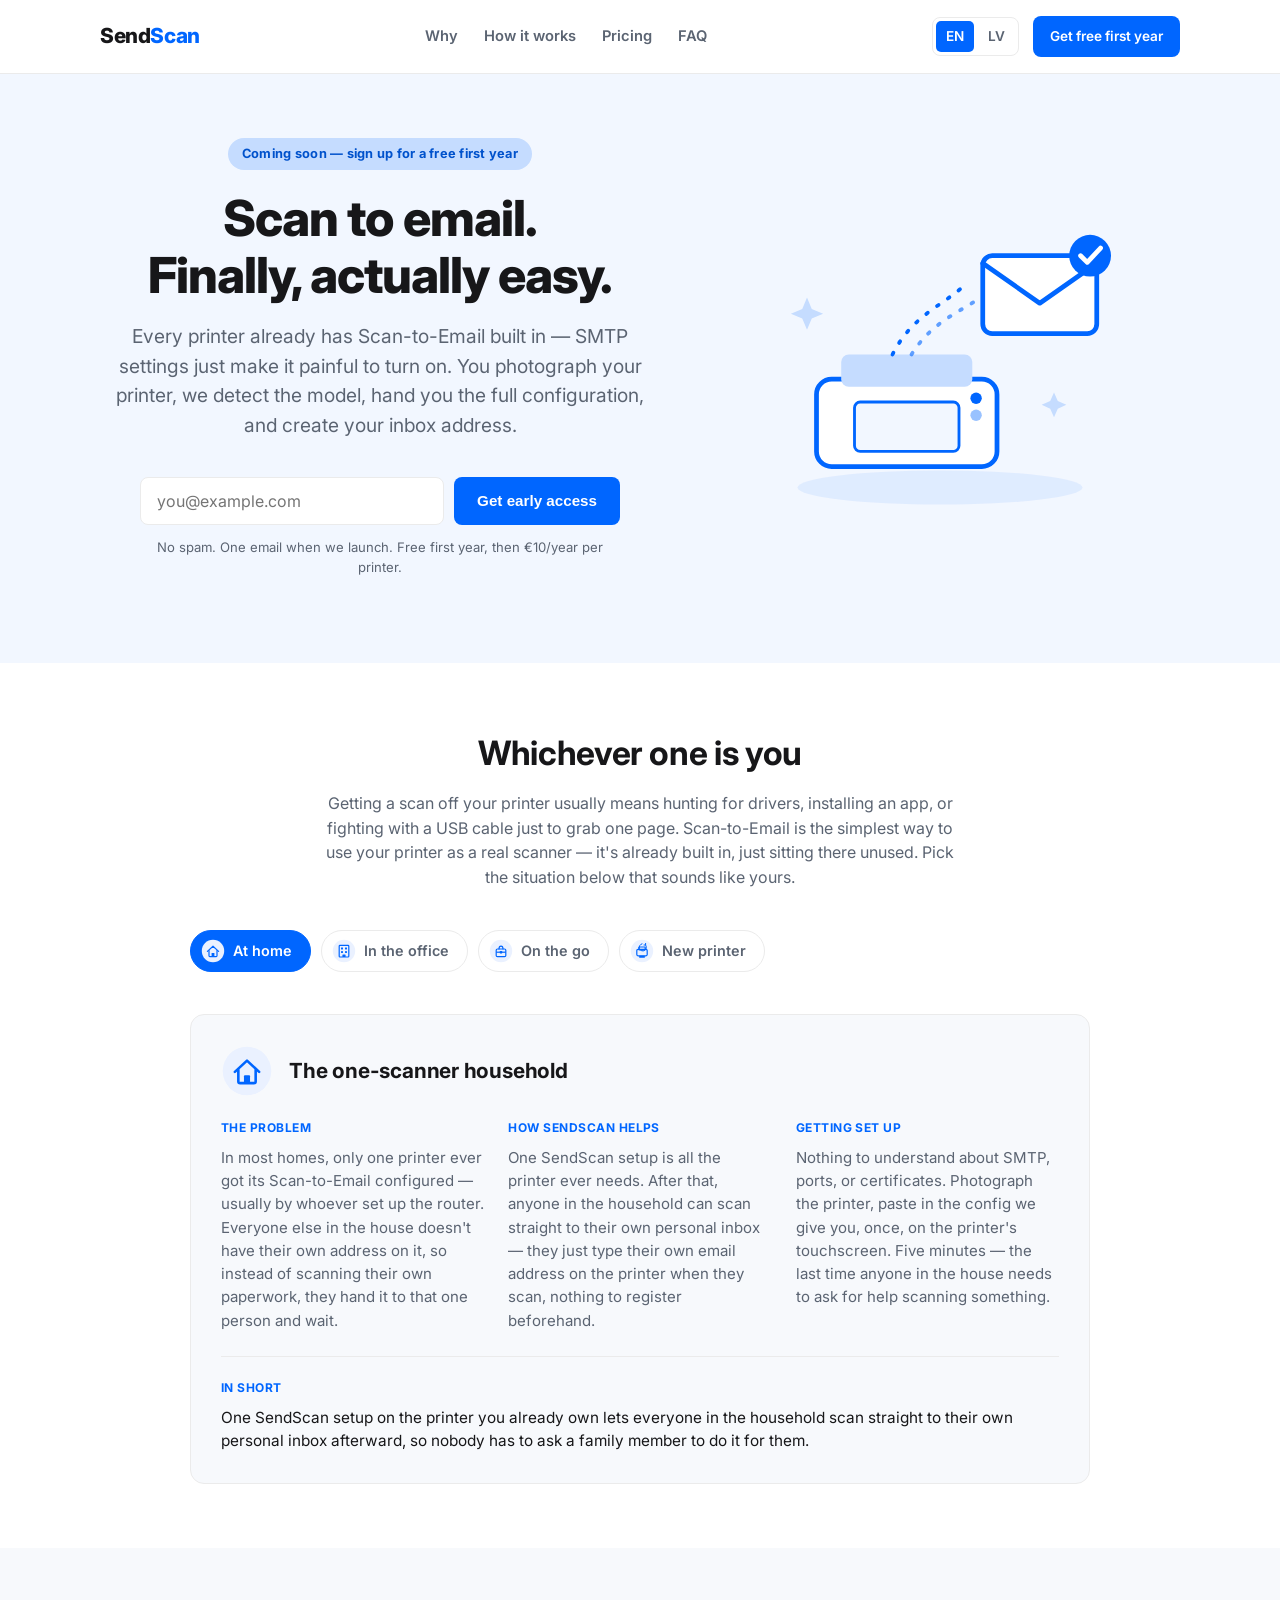
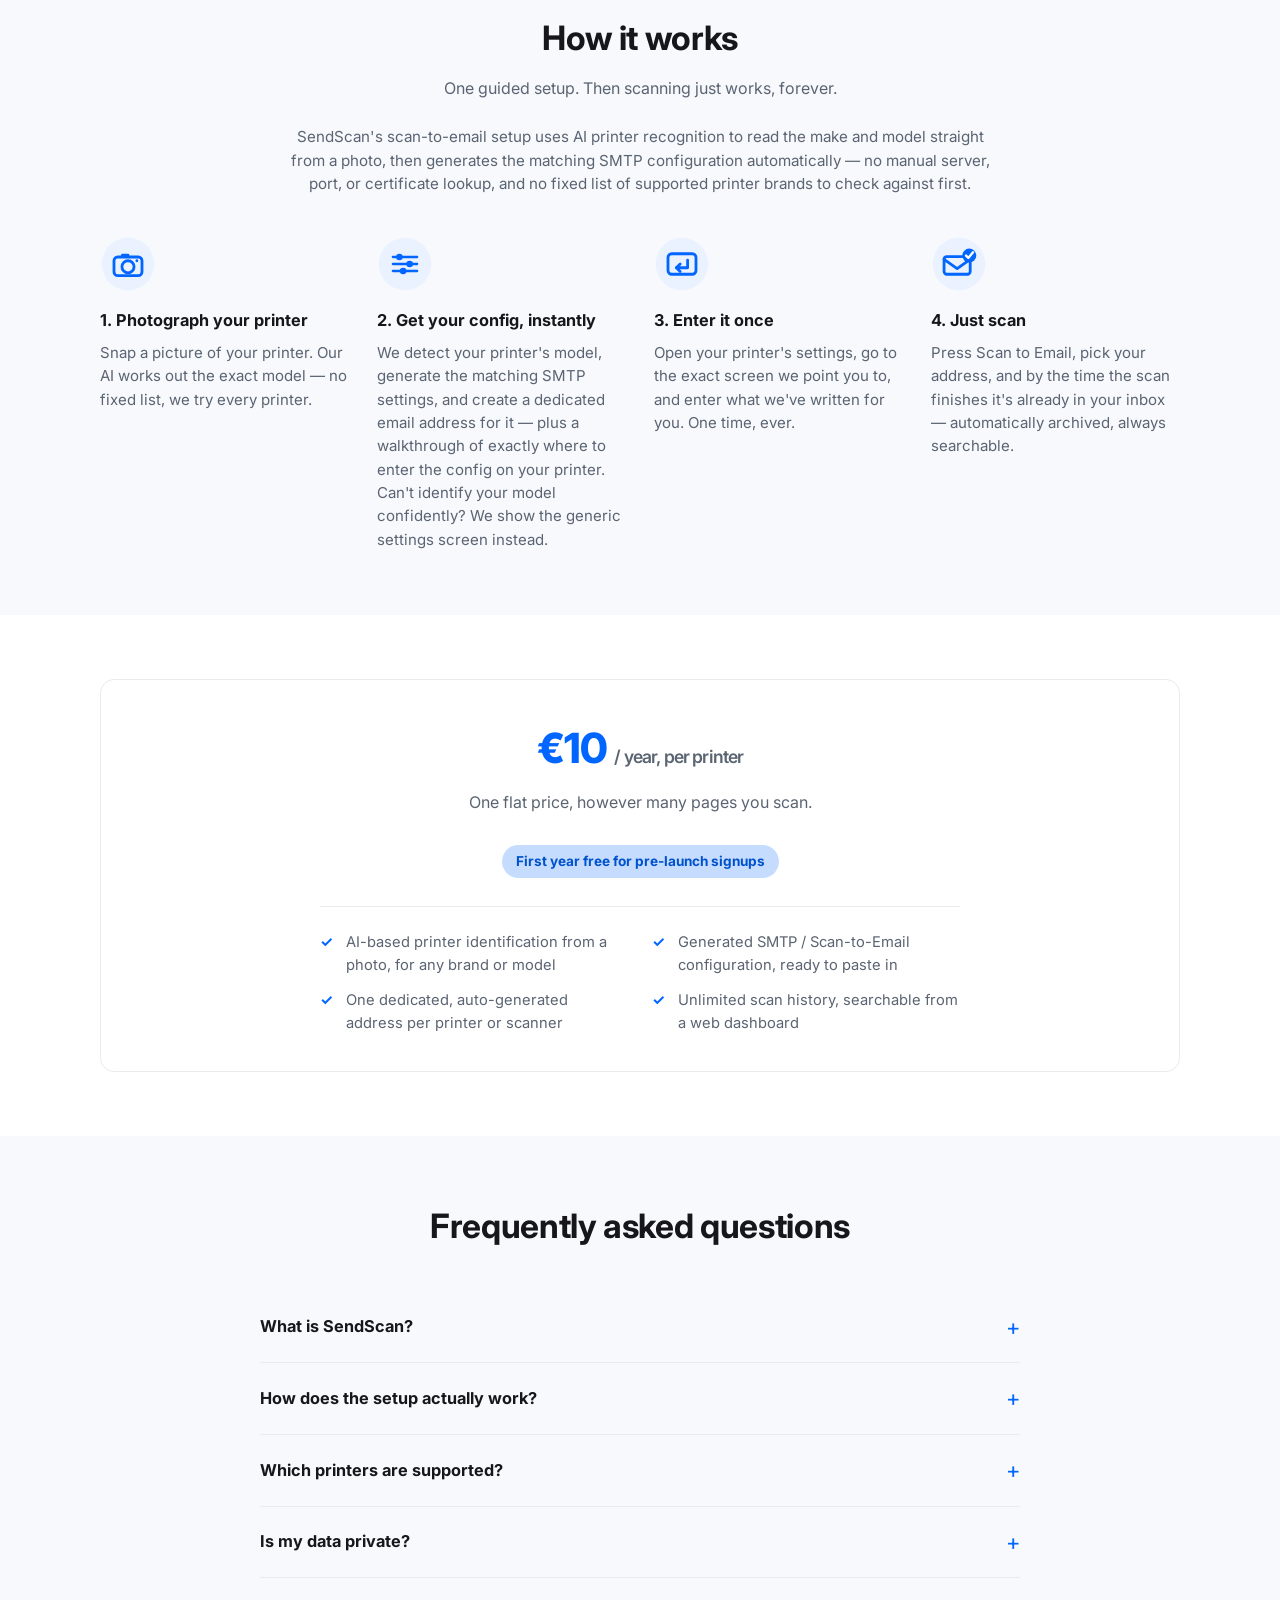
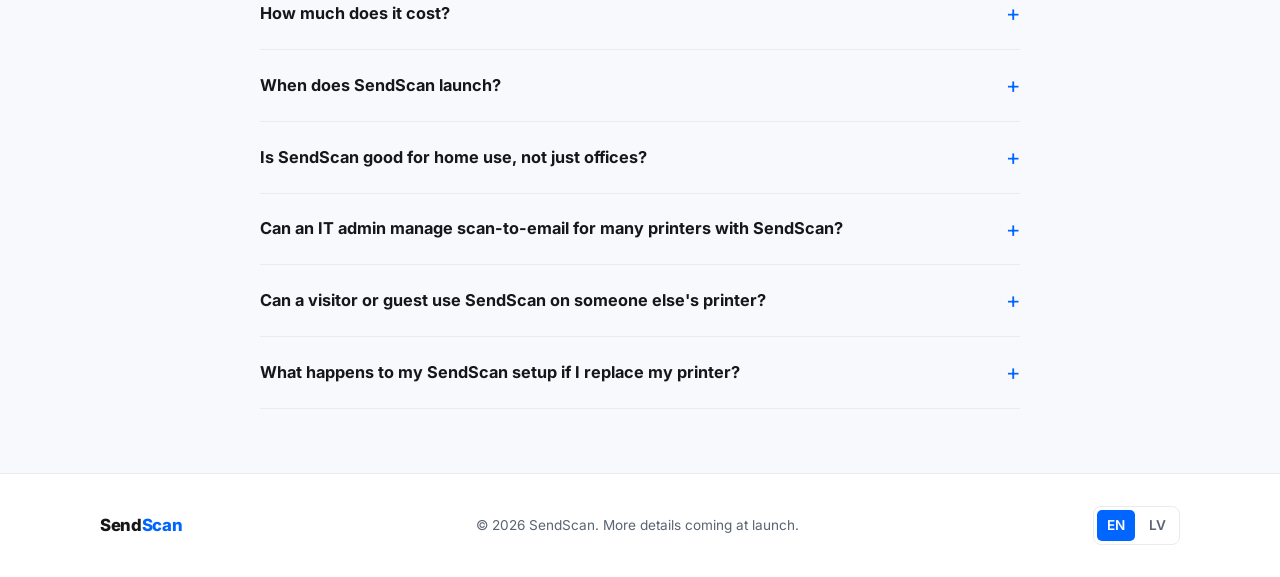
<file: site/index.html>
<!DOCTYPE html>
<html lang="en">
<head>
<meta charset="UTF-8">
<meta name="viewport" content="width=device-width, initial-scale=1">
<title>SendScan | Scan-to-Email Setup, Finally Made Simple</title>
<meta name="description" content="SendScan turns your printer's built-in scanner into a real scan-to-email tool. Photograph your printer, get a ready-made SMTP config, set it up once — every scan lands in your own inbox automatically.">
<link rel="canonical" href="https://sendscan.me/">
<link rel="alternate" hreflang="en" href="https://sendscan.me/">
<link rel="alternate" hreflang="lv" href="https://sendscan.me/lv/">
<link rel="alternate" hreflang="x-default" href="https://sendscan.me/">

<meta property="og:type" content="website">
<meta property="og:site_name" content="SendScan">
<meta property="og:title" content="SendScan | Scan-to-Email Setup, Finally Made Simple">
<meta property="og:description" content="Photograph your printer, get a ready-made scan-to-email config, set it up once. Every scan lands in your own inbox automatically — first year free for early signups.">
<meta property="og:url" content="https://sendscan.me/">
<meta property="og:locale" content="en_US">
<meta property="og:locale:alternate" content="lv_LV">
<meta name="twitter:card" content="summary">
<meta name="twitter:title" content="SendScan | Scan-to-Email Setup, Finally Made Simple">
<meta name="twitter:description" content="Photograph your printer, get a ready-made scan-to-email config, set it up once. Every scan lands in your own inbox automatically.">

<link rel="icon" href="favicon.svg" type="image/svg+xml">
<link rel="preconnect" href="https://fonts.googleapis.com">
<link rel="preconnect" href="https://fonts.gstatic.com" crossorigin>
<link href="https://fonts.googleapis.com/css2?family=Inter:wght@400;600;700;800&display=swap" rel="stylesheet">
<link rel="stylesheet" href="assets/styles.css">

<script type="application/ld+json">
{
  "@context": "https://schema.org",
  "@type": "Organization",
  "name": "SendScan",
  "url": "https://sendscan.me/",
  "logo": "https://sendscan.me/favicon.svg",
  "description": "SendScan generates ready-to-use scan-to-email (SMTP) configuration for any printer from a single photo, with automatic per-printer scan history."
}
</script>
<script type="application/ld+json">
{
  "@context": "https://schema.org",
  "@type": "FAQPage",
  "mainEntity": [
    {
      "@type": "Question",
      "name": "What is SendScan?",
      "acceptedAnswer": {
        "@type": "Answer",
        "text": "SendScan is a service that generates ready-to-use Scan-to-Email (SMTP) settings for your printer from a single photo, so you can set it up once and start scanning straight to your inbox — no IT knowledge required."
      }
    },
    {
      "@type": "Question",
      "name": "How does the setup actually work?",
      "acceptedAnswer": {
        "@type": "Answer",
        "text": "You photograph your printer, our AI identifies the model and produces the exact SMTP configuration and instructions for that device. You enter it once in your printer's Scan-to-Email menu and it works from then on. If we can't confidently identify your exact model, we show you the generic SMTP settings screen so you can enter it manually."
      }
    },
    {
      "@type": "Question",
      "name": "Which printers are supported?",
      "acceptedAnswer": {
        "@type": "Answer",
        "text": "We aim to support any printer, not a fixed list. Our AI is designed to identify the make and model from a photo generally, with a manual fallback for anything it can't recognize confidently."
      }
    },
    {
      "@type": "Question",
      "name": "Is my data private?",
      "acceptedAnswer": {
        "@type": "Answer",
        "text": "Yes. Each printer gets its own dedicated address and mailbox, and your scans are only ever accessible to your account."
      }
    },
    {
      "@type": "Question",
      "name": "How much does it cost?",
      "acceptedAnswer": {
        "@type": "Answer",
        "text": "SendScan costs 10 euro per year, per printer or scanner. Anyone who signs up before launch gets their first year free."
      }
    },
    {
      "@type": "Question",
      "name": "When does SendScan launch?",
      "acceptedAnswer": {
        "@type": "Answer",
        "text": "We're in final preparation. Signing up on the site reserves a free first year and triggers an email the moment SendScan launches."
      }
    },
    {
      "@type": "Question",
      "name": "Is SendScan good for home use, not just offices?",
      "acceptedAnswer": {
        "@type": "Answer",
        "text": "Yes. SendScan works on a single home printer just as well as on an office fleet — one setup is enough for the whole household, and after that everyone can scan straight to their own personal inbox, so scanning stops being something you ask one person in the house to do for you."
      }
    },
    {
      "@type": "Question",
      "name": "Can an IT admin manage scan-to-email for many printers with SendScan?",
      "acceptedAnswer": {
        "@type": "Answer",
        "text": "Yes. Each printer gets its own photo-based setup and its own address, so an admin can roll out SendScan across a whole fleet of mixed-brand printers without learning a different SMTP menu for each one, and onboard new employees without touching the printer again."
      }
    },
    {
      "@type": "Question",
      "name": "Can a visitor or guest use SendScan on someone else's printer?",
      "acceptedAnswer": {
        "@type": "Answer",
        "text": "Yes. Setting up SendScan only requires physical access to the printer's screen for a few minutes — it doesn't require an administrator to add you to that organization's address book first."
      }
    },
    {
      "@type": "Question",
      "name": "What happens to my SendScan setup if I replace my printer?",
      "acceptedAnswer": {
        "@type": "Answer",
        "text": "You photograph the new printer and receive a fresh configuration for it. Your scan history and address keep working — replacing the hardware doesn't mean starting over."
      }
    }
  ]
}
</script>
</head>
<body>

<header class="site-header">
  <div class="wrap">
    <a href="index.html" class="logo">Send<span class="dot">Scan</span></a>
    <nav class="main-nav" aria-label="Section">
      <a href="#why">Why</a>
      <a href="#how-it-works">How it works</a>
      <a href="#pricing">Pricing</a>
      <a href="#faq">FAQ</a>
    </nav>
    <div class="header-actions">
      <nav class="lang-switch" aria-label="Language">
        <a href="index.html" aria-current="true" lang="en" hreflang="en">EN</a>
        <a href="lv/index.html" lang="lv" hreflang="lv">LV</a>
      </nav>
      <a href="#signup" class="btn btn-primary btn-sm">Get free first year</a>
    </div>
  </div>
</header>

<main>

  <section class="hero">
    <div class="wrap">
      <div class="hero-inner">
        <div class="hero-content">
          <span class="eyebrow">Coming soon — sign up for a free first year</span>
          <h1>Scan to email.<br>Finally, actually easy.</h1>
          <p class="lede">Every printer already has Scan-to-Email built in — SMTP settings just make it painful to turn on. You photograph your printer, we detect the model, hand you the full configuration, and create your inbox address.</p>

          <div class="signup-form" data-signup-form id="signup">
            <form>
              <div class="row">
                <label for="email" class="sr-only" style="position:absolute;left:-9999px;">Email address</label>
                <input type="email" id="email" name="email" placeholder="you@example.com" required autocomplete="email">
                <button type="submit" class="btn btn-primary">Get early access</button>
              </div>
            </form>
            <div class="form-success" role="status">You're on the list! We'll email you the moment SendScan launches — with your free first year already applied.</div>
            <p class="form-note">No spam. One email when we launch. Free first year, then €10/year per printer.</p>
          </div>
        </div>
        <div class="hero-visual">
          <img src="assets/images/hero-scan.svg" alt="Illustration of a printer scanning a page and delivering it straight to an inbox, marked as received" width="380" height="304">
        </div>
      </div>
    </div>
  </section>

  <section id="why">
    <div class="wrap">
      <div class="section-head">
        <h2>Whichever one is you</h2>
        <p>Getting a scan off your printer usually means hunting for drivers, installing an app, or fighting with a USB cable just to grab one page. Scan-to-Email is the simplest way to use your printer as a real scanner — it's already built in, just sitting there unused. Pick the situation below that sounds like yours.</p>
      </div>

      <div class="usecases">
        <input type="radio" name="usecase" id="uc-home" class="tab-input" checked>
        <label class="tab" for="uc-home"><img src="assets/images/icon-home.svg" alt="" width="24" height="24"> At home</label>
        <input type="radio" name="usecase" id="uc-office" class="tab-input">
        <label class="tab" for="uc-office"><img src="assets/images/icon-office.svg" alt="" width="24" height="24"> In the office</label>
        <input type="radio" name="usecase" id="uc-guest" class="tab-input">
        <label class="tab" for="uc-guest"><img src="assets/images/icon-guest.svg" alt="" width="24" height="24"> On the go</label>
        <input type="radio" name="usecase" id="uc-swap" class="tab-input">
        <label class="tab" for="uc-swap"><img src="assets/images/icon-swap.svg" alt="" width="24" height="24"> New printer</label>

        <div class="panel" id="panel-home">
          <div class="panel-header">
            <img class="panel-icon" src="assets/images/icon-home.svg" alt="" width="52" height="52">
            <h3 class="panel-title">The one-scanner household</h3>
          </div>
          <div class="panel-grid">
            <div class="panel-block">
              <span class="panel-label">The problem</span>
              <p>In most homes, only one printer ever got its Scan-to-Email configured — usually by whoever set up the router. Everyone else in the house doesn't have their own address on it, so instead of scanning their own paperwork, they hand it to that one person and wait.</p>
            </div>
            <div class="panel-block">
              <span class="panel-label">How SendScan helps</span>
              <p>One SendScan setup is all the printer ever needs. After that, anyone in the household can scan straight to their own personal inbox — they just type their own email address on the printer when they scan, nothing to register beforehand.</p>
            </div>
            <div class="panel-block">
              <span class="panel-label">Getting set up</span>
              <p>Nothing to understand about SMTP, ports, or certificates. Photograph the printer, paste in the config we give you, once, on the printer's touchscreen. Five minutes — the last time anyone in the house needs to ask for help scanning something.</p>
            </div>
          </div>
          <div class="panel-block panel-block--summary">
            <span class="panel-label">In short</span>
            <p>One SendScan setup on the printer you already own lets everyone in the household scan straight to their own personal inbox afterward, so nobody has to ask a family member to do it for them.</p>
          </div>
        </div>

        <div class="panel" id="panel-office">
          <div class="panel-header">
            <img class="panel-icon" src="assets/images/icon-office.svg" alt="" width="52" height="52">
            <h3 class="panel-title">IT's never-ending scanner queue</h3>
          </div>
          <div class="panel-grid">
            <div class="panel-block">
              <span class="panel-label">The problem</span>
              <p>Office admins redo the same manual SMTP setup for every printer, every new hire, and every brand — Canon, HP, Epson, Brother all have different menus, so there's no single how-to that covers the whole fleet.</p>
            </div>
            <div class="panel-block">
              <span class="panel-label">How SendScan helps</span>
              <p>SendScan identifies each printer's brand and model from a photo and hands back the exact configuration and walkthrough for that specific device, so nobody's reverse-engineering a different menu every time. Multiple printers, one consistent process.</p>
            </div>
            <div class="panel-block">
              <span class="panel-label">Getting set up</span>
              <p>One photo per printer, one config, one five-minute visit to each device — done once, not repeated for every new employee. New hires just get told their address; nobody touches the printer again.</p>
            </div>
          </div>
          <div class="panel-block panel-block--summary">
            <span class="panel-label">In short</span>
            <p>SendScan replaces manual per-printer SMTP configuration with a five-minute, photo-based setup that works the same way across every printer brand in an office, cutting IT's recurring scan-to-email tickets to zero.</p>
          </div>
        </div>

        <div class="panel" id="panel-guest">
          <div class="panel-header">
            <img class="panel-icon" src="assets/images/icon-guest.svg" alt="" width="52" height="52">
            <h3 class="panel-title">The guest who can't scan</h3>
          </div>
          <div class="panel-grid">
            <div class="panel-block">
              <span class="panel-label">The problem</span>
              <p>Visiting a client's office, a co-working space, or a shared library, Scan-to-Email is set up for the regular staff only — a guest can't add themselves, so they end up taking a phone photo of a contract or an ID instead.</p>
            </div>
            <div class="panel-block">
              <span class="panel-label">How SendScan helps</span>
              <p>Anyone with physical access to the printer's touchscreen can complete the one-time SendScan setup themselves, no admin approval needed — and once it's done, scanning to your own personal inbox is just a matter of typing your own email address.</p>
            </div>
            <div class="panel-block">
              <span class="panel-label">Getting set up</span>
              <p>Same one-photo flow as anywhere else. You don't need to be "the IT person" or have special access — you need the printer's touchscreen and two minutes.</p>
            </div>
          </div>
          <div class="panel-block panel-block--summary">
            <span class="panel-label">In short</span>
            <p>SendScan works for anyone standing in front of a printer, not just the organization's own staff — a visitor can complete the one-time setup themselves (or just use it, if it's already done) and scan straight to their own personal inbox in minutes, without needing admin access.</p>
          </div>
        </div>

        <div class="panel" id="panel-swap">
          <div class="panel-header">
            <img class="panel-icon" src="assets/images/icon-swap.svg" alt="" width="52" height="52">
            <h3 class="panel-title">Starting over from zero</h3>
          </div>
          <div class="panel-grid">
            <div class="panel-block">
              <span class="panel-label">The problem</span>
              <p>A printer breaks or gets swapped for a newer model, and with it goes every SMTP setting that used to work. Nobody remembers the exact values, so scanning stays broken until someone finds the time to redo it.</p>
            </div>
            <div class="panel-block">
              <span class="panel-label">How SendScan helps</span>
              <p>Just photograph the new printer. SendScan doesn't care that the old one is gone — it generates a fresh configuration for whatever model replaced it, and your existing scan history keeps going, unaffected by the hardware swap underneath it.</p>
            </div>
            <div class="panel-block">
              <span class="panel-label">Getting set up</span>
              <p>Exactly the same five-minute process as the first time — nothing to remember from before, nothing to migrate by hand.</p>
            </div>
          </div>
          <div class="panel-block panel-block--summary">
            <span class="panel-label">In short</span>
            <p>Replacing a printer with SendScan means photographing the new device and getting a fresh configuration in return — your scan history and address scheme carry over, and nothing from the old printer needs to be remembered or migrated.</p>
          </div>
        </div>
      </div>
    </div>
  </section>

  <section class="section-alt" id="how-it-works">
    <div class="wrap">
      <div class="section-head">
        <h2>How it works</h2>
        <p>One guided setup. Then scanning just works, forever.</p>
      </div>
      <p class="how-it-works-intro">SendScan's scan-to-email setup uses AI printer recognition to read the make and model straight from a photo, then generates the matching SMTP configuration automatically — no manual server, port, or certificate lookup, and no fixed list of supported printer brands to check against first.</p>
      <ol class="steps">
        <li>
          <img class="step-icon" src="assets/images/icon-photo.svg" alt="" width="56" height="56">
          <h3>1. Photograph your printer</h3>
          <p>Snap a picture of your printer. Our AI works out the exact model — no fixed list, we try every printer.</p>
        </li>
        <li>
          <img class="step-icon" src="assets/images/icon-config.svg" alt="" width="56" height="56">
          <h3>2. Get your config, instantly</h3>
          <p>We detect your printer's model, generate the matching SMTP settings, and create a dedicated email address for it — plus a walkthrough of exactly where to enter the config on your printer. Can't identify your model confidently? We show the generic settings screen instead.</p>
        </li>
        <li>
          <img class="step-icon" src="assets/images/icon-enter.svg" alt="" width="56" height="56">
          <h3>3. Enter it once</h3>
          <p>Open your printer's settings, go to the exact screen we point you to, and enter what we've written for you. One time, ever.</p>
        </li>
        <li>
          <img class="step-icon" src="assets/images/icon-inbox.svg" alt="" width="56" height="56">
          <h3>4. Just scan</h3>
          <p>Press Scan to Email, pick your address, and by the time the scan finishes it's already in your inbox — automatically archived, always searchable.</p>
        </li>
      </ol>
    </div>
  </section>

  <section id="pricing">
    <div class="wrap">
      <div class="pricing-banner">
        <div class="price-figure">€10 <span>/ year, per printer</span></div>
        <p style="color:var(--color-text-muted); margin-top:10px;">One flat price, however many pages you scan.</p>
        <span class="badge">First year free for pre-launch signups</span>
        <ul class="pricing-includes">
          <li>AI-based printer identification from a photo, for any brand or model</li>
          <li>Generated SMTP / Scan-to-Email configuration, ready to paste in</li>
          <li>One dedicated, auto-generated address per printer or scanner</li>
          <li>Unlimited scan history, searchable from a web dashboard</li>
        </ul>
      </div>
    </div>
  </section>

  <section class="section-alt" id="faq">
    <div class="wrap">
      <div class="section-head">
        <h2>Frequently asked questions</h2>
      </div>
      <div class="faq">
        <details>
          <summary>What is SendScan?</summary>
          <p>SendScan is a service that generates ready-to-use Scan-to-Email (SMTP) settings for your printer from a single photo, so you can set it up once and start scanning straight to your inbox — no IT knowledge required.</p>
        </details>
        <details>
          <summary>How does the setup actually work?</summary>
          <p>You photograph your printer, our AI identifies the model and produces the exact SMTP configuration and instructions for that device. You enter it once in your printer's Scan-to-Email menu and it works from then on. If we can't confidently identify your exact model, we show you the generic SMTP settings screen so you can enter it manually.</p>
        </details>
        <details>
          <summary>Which printers are supported?</summary>
          <p>We aim to support any printer, not a fixed list. Our AI is designed to identify the make and model from a photo generally, with a manual fallback for anything it can't recognize confidently.</p>
        </details>
        <details>
          <summary>Is my data private?</summary>
          <p>Yes. Each printer gets its own dedicated address and mailbox, and your scans are only ever accessible to your account.</p>
        </details>
        <details>
          <summary>How much does it cost?</summary>
          <p>SendScan costs €10 per year, per printer or scanner. Anyone who signs up before launch gets their first year free.</p>
        </details>
        <details>
          <summary>When does SendScan launch?</summary>
          <p>We're in final preparation. Signing up above reserves your free first year and triggers an email the moment SendScan launches.</p>
        </details>
        <details>
          <summary>Is SendScan good for home use, not just offices?</summary>
          <p>Yes. SendScan works on a single home printer just as well as on an office fleet — one setup is enough for the whole household, and after that everyone can scan straight to their own personal inbox, so scanning stops being something you ask one person in the house to do for you.</p>
        </details>
        <details>
          <summary>Can an IT admin manage scan-to-email for many printers with SendScan?</summary>
          <p>Yes. Each printer gets its own photo-based setup and its own address, so an admin can roll out SendScan across a whole fleet of mixed-brand printers without learning a different SMTP menu for each one, and onboard new employees without touching the printer again.</p>
        </details>
        <details>
          <summary>Can a visitor or guest use SendScan on someone else's printer?</summary>
          <p>Yes. Setting up SendScan only requires physical access to the printer's screen for a few minutes — it doesn't require an administrator to add you to that organization's address book first.</p>
        </details>
        <details>
          <summary>What happens to my SendScan setup if I replace my printer?</summary>
          <p>You photograph the new printer and receive a fresh configuration for it. Your scan history and address keep working — replacing the hardware doesn't mean starting over.</p>
        </details>
      </div>
    </div>
  </section>

</main>

<footer class="site-footer">
  <div class="wrap">
    <a href="index.html" class="logo" style="font-size:1.05rem;">Send<span class="dot">Scan</span></a>
    <p>&copy; 2026 SendScan. More details coming at launch.</p>
    <nav class="lang-switch" aria-label="Language">
      <a href="index.html" aria-current="true" lang="en" hreflang="en">EN</a>
      <a href="lv/index.html" lang="lv" hreflang="lv">LV</a>
    </nav>
  </div>
</footer>

<script src="assets/script.js"></script>
</body>
</html>
</file>
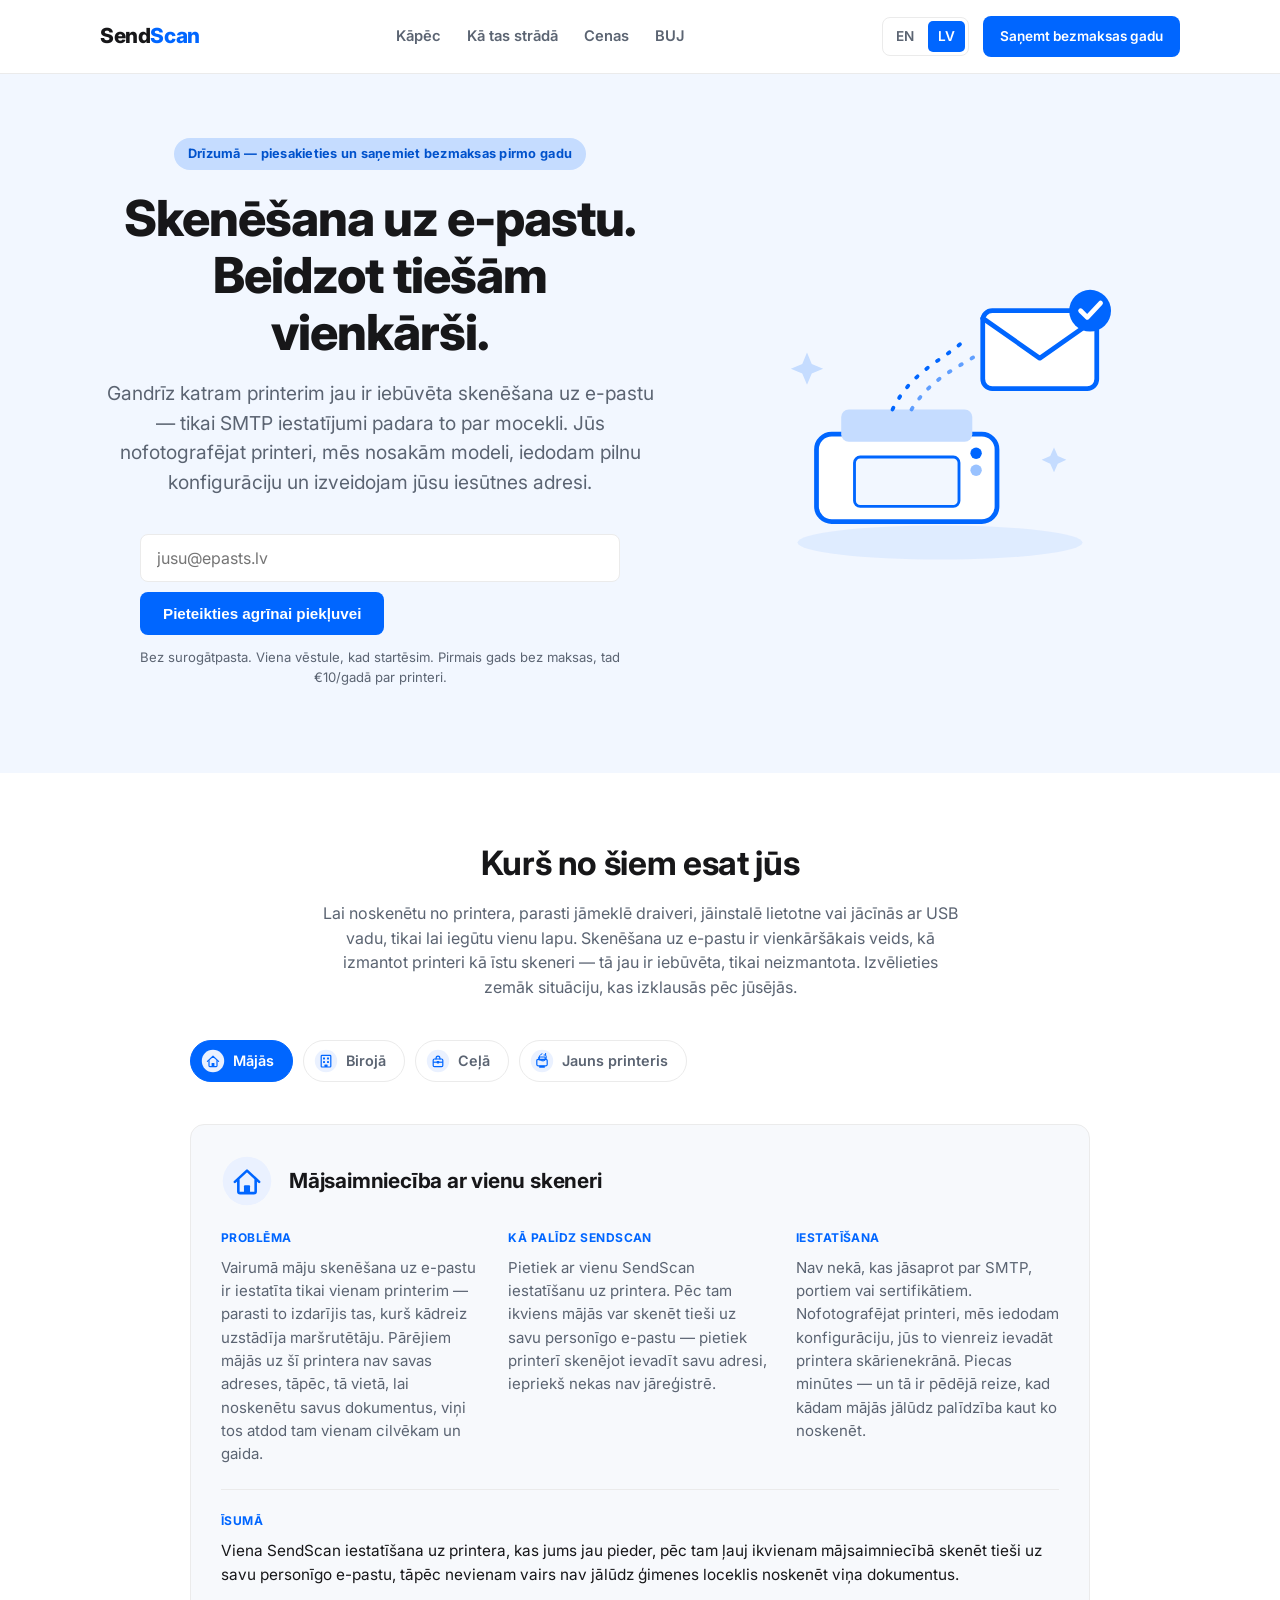
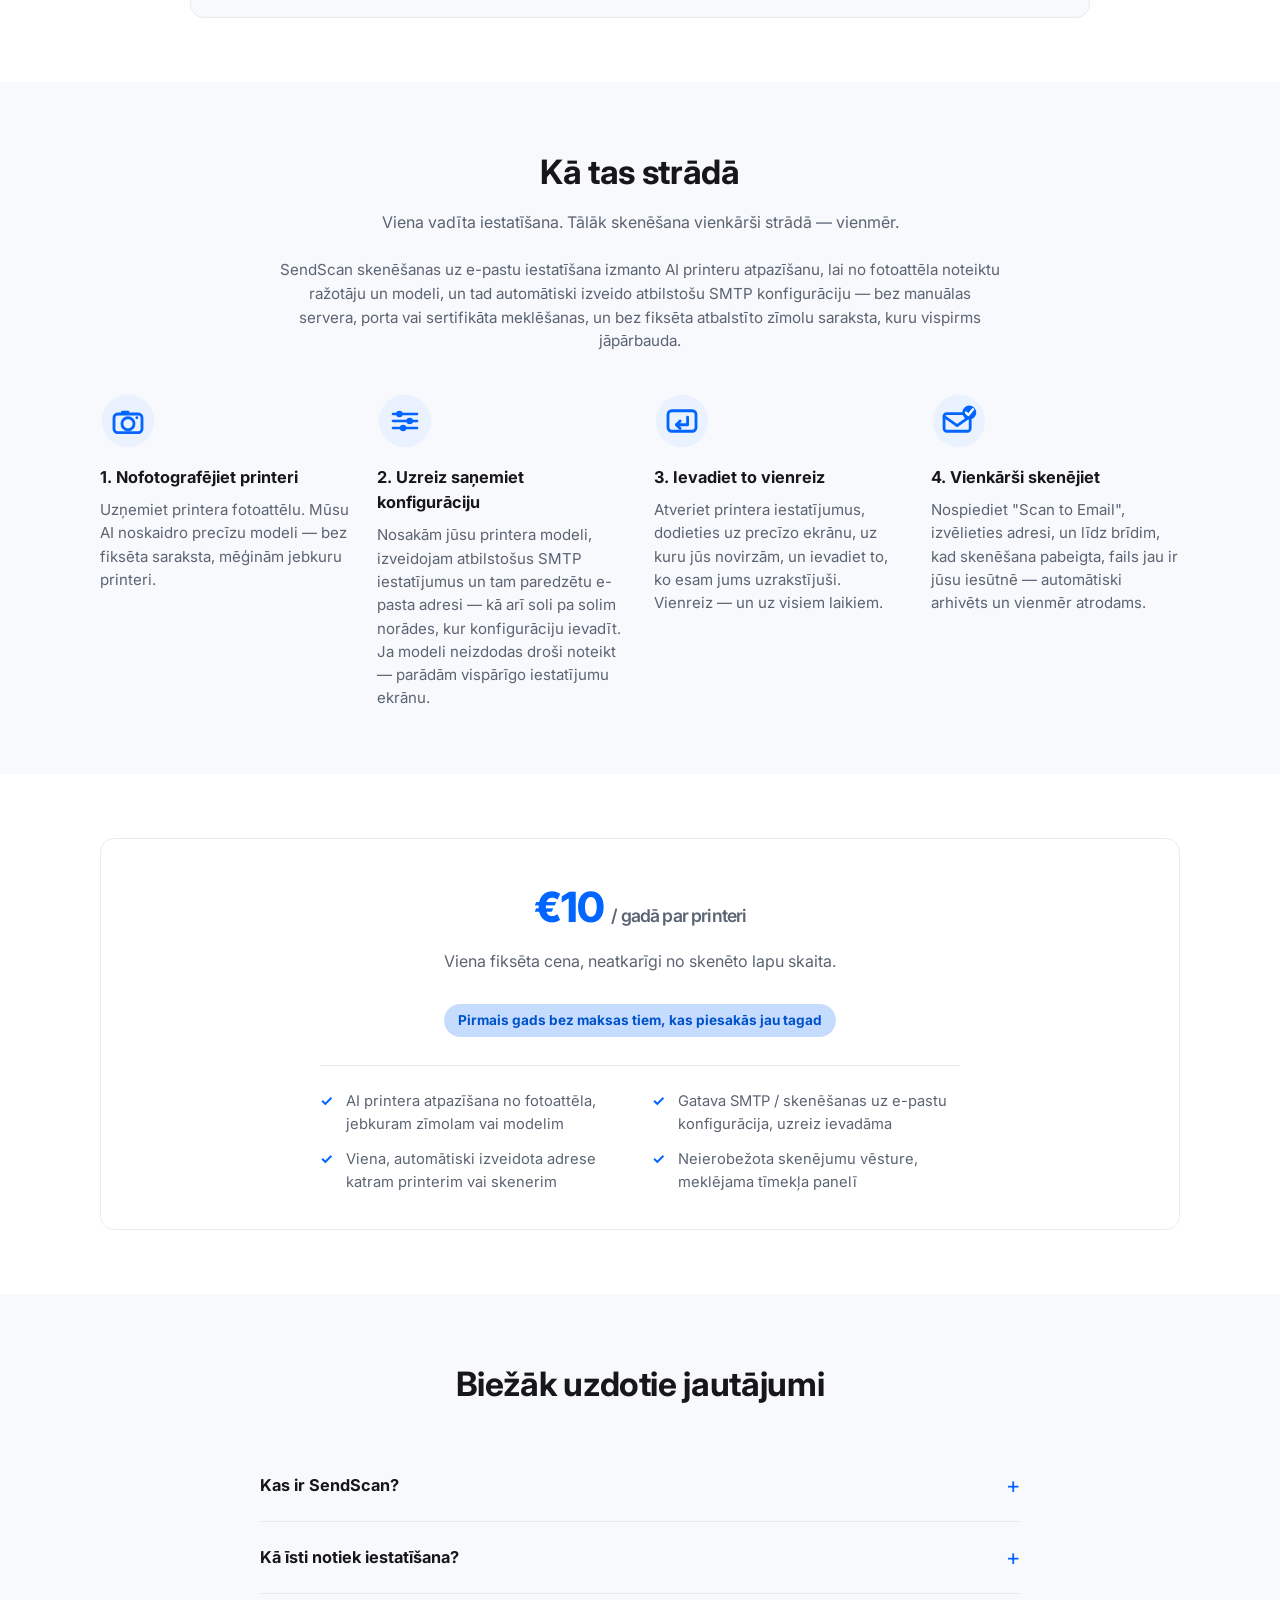
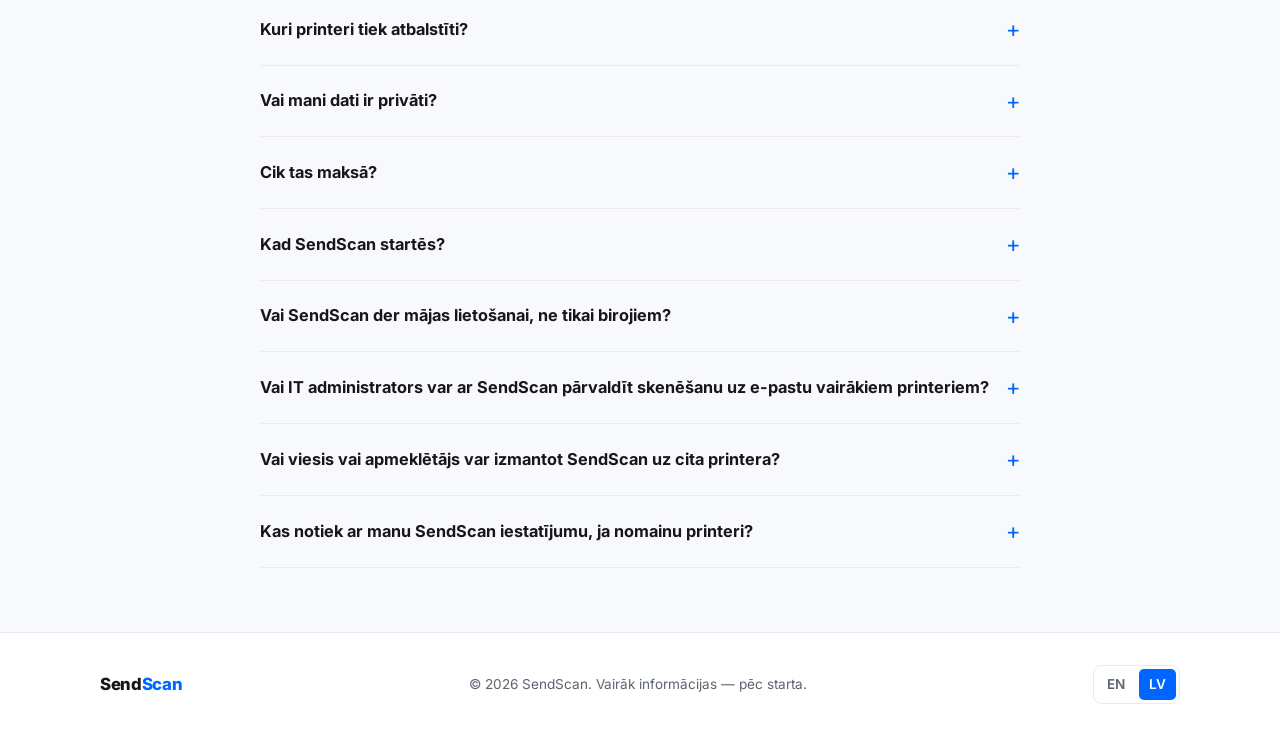
<file: site/lv/index.html>
<!DOCTYPE html>
<html lang="lv">
<head>
<meta charset="UTF-8">
<meta name="viewport" content="width=device-width, initial-scale=1">
<title>SendScan | Skenēšana uz e-pastu, beidzot vienkārši</title>
<meta name="description" content="SendScan pārvērš jūsu printera iebūvēto skeneri par īstu skenēšanas uz e-pastu rīku. Nofotografējiet printeri, saņemiet gatavu SMTP konfigurāciju, iestatiet to vienreiz — katrs skenējums nonāk jūsu iesūtnē automātiski.">
<link rel="canonical" href="https://sendscan.me/lv/">
<link rel="alternate" hreflang="en" href="https://sendscan.me/">
<link rel="alternate" hreflang="lv" href="https://sendscan.me/lv/">
<link rel="alternate" hreflang="x-default" href="https://sendscan.me/">

<meta property="og:type" content="website">
<meta property="og:site_name" content="SendScan">
<meta property="og:title" content="SendScan | Skenēšana uz e-pastu, beidzot vienkārši">
<meta property="og:description" content="Nofotografējiet printeri, saņemiet gatavu skenēšanas uz e-pastu konfigurāciju, iestatiet to vienreiz. Katrs skenējums nonāk jūsu iesūtnē automātiski — pirmais gads bez maksas tiem, kas piesakās jau tagad.">
<meta property="og:url" content="https://sendscan.me/lv/">
<meta property="og:locale" content="lv_LV">
<meta property="og:locale:alternate" content="en_US">
<meta name="twitter:card" content="summary">
<meta name="twitter:title" content="SendScan | Skenēšana uz e-pastu, beidzot vienkārši">
<meta name="twitter:description" content="Nofotografējiet printeri, saņemiet gatavu skenēšanas uz e-pastu konfigurāciju, iestatiet to vienreiz. Katrs skenējums nonāk jūsu iesūtnē automātiski.">

<link rel="icon" href="../favicon.svg" type="image/svg+xml">
<link rel="preconnect" href="https://fonts.googleapis.com">
<link rel="preconnect" href="https://fonts.gstatic.com" crossorigin>
<link href="https://fonts.googleapis.com/css2?family=Inter:wght@400;600;700;800&display=swap" rel="stylesheet">
<link rel="stylesheet" href="../assets/styles.css">

<script type="application/ld+json">
{
  "@context": "https://schema.org",
  "@type": "Organization",
  "name": "SendScan",
  "url": "https://sendscan.me/lv/",
  "logo": "https://sendscan.me/favicon.svg",
  "description": "SendScan no viena fotoattēla izveido gatavus skenēšanas uz e-pastu (SMTP) iestatījumus jebkuram printerim, ar automātisku skenējumu vēsturi katram printerim."
}
</script>
<script type="application/ld+json">
{
  "@context": "https://schema.org",
  "@type": "FAQPage",
  "mainEntity": [
    {
      "@type": "Question",
      "name": "Kas ir SendScan?",
      "acceptedAnswer": {
        "@type": "Answer",
        "text": "SendScan ir pakalpojums, kas no viena fotoattēla izveido gatavus skenēšanas uz e-pastu (SMTP) iestatījumus jūsu printerim, lai to iestatītu vienreiz un sāktu skenēt tieši savā iesūtnē — bez nepieciešamām IT zināšanām."
      }
    },
    {
      "@type": "Question",
      "name": "Kā īsti notiek iestatīšana?",
      "acceptedAnswer": {
        "@type": "Answer",
        "text": "Jūs nofotografējat printeri, mūsu AI nosaka modeli un sagatavo precīzu SMTP konfigurāciju un norādes tieši šai ierīcei. To ievadāt vienreiz printera skenēšanas uz e-pastu izvēlnē, un tas strādā turpmāk. Ja modeli nevar droši noteikt, parādām vispārīgo SMTP iestatījumu ekrānu manuālai ievadīšanai."
      }
    },
    {
      "@type": "Question",
      "name": "Kuri printeri tiek atbalstīti?",
      "acceptedAnswer": {
        "@type": "Answer",
        "text": "Mērķējam atbalstīt jebkuru printeri, nevis fiksētu sarakstu. Mūsu AI ir veidots, lai atpazītu ražotāju un modeli no fotoattēla vispārīgi, ar manuālu rezerves variantu tam, ko tas droši neatpazīst."
      }
    },
    {
      "@type": "Question",
      "name": "Vai mani dati ir privāti?",
      "acceptedAnswer": {
        "@type": "Answer",
        "text": "Jā. Katram printerim ir sava atsevišķa adrese un pastkaste, un jūsu skenējumi ir pieejami tikai jūsu kontam."
      }
    },
    {
      "@type": "Question",
      "name": "Cik tas maksā?",
      "acceptedAnswer": {
        "@type": "Answer",
        "text": "SendScan maksā 10 eiro gadā par vienu printeri vai skeneri. Ikviens, kurš piesakās pirms starta, saņem pirmo gadu bez maksas."
      }
    },
    {
      "@type": "Question",
      "name": "Kad SendScan startēs?",
      "acceptedAnswer": {
        "@type": "Answer",
        "text": "Esam noslēguma sagatavošanās posmā. Pieteikšanās vietnē rezervē bezmaksas pirmo gadu un nosūtīs vēstuli brīdī, kad SendScan būs pieejams."
      }
    },
    {
      "@type": "Question",
      "name": "Vai SendScan der mājas lietošanai, ne tikai birojiem?",
      "acceptedAnswer": {
        "@type": "Answer",
        "text": "Jā. SendScan tikpat labi strādā uz viena mājas printera, cik uz biroja printeru parka — pietiek ar vienu iestatīšanu visai mājsaimniecībai, un pēc tam ikviens var skenēt tieši uz savu personīgo e-pastu, tāpēc skenēšana vairs nav kaut kas, ko lūdzat izdarīt vienam cilvēkam mājās."
      }
    },
    {
      "@type": "Question",
      "name": "Vai IT administrators var ar SendScan pārvaldīt skenēšanu uz e-pastu vairākiem printeriem?",
      "acceptedAnswer": {
        "@type": "Answer",
        "text": "Jā. Katrs printeris saņem savu, uz foto balstītu iestatīšanu un savu adresi, tāpēc administrators var ieviest SendScan visā jauktu zīmolu printeru parkā, neapgūstot katra printera savādāko SMTP izvēlni, un pieslēgt jaunus darbiniekus, pie printera vairs neejot."
      }
    },
    {
      "@type": "Question",
      "name": "Vai viesis vai apmeklētājs var izmantot SendScan uz cita printera?",
      "acceptedAnswer": {
        "@type": "Answer",
        "text": "Jā. SendScan iestatīšanai nepieciešama tikai fiziska piekļuve printera ekrānam dažas minūtes — nav nepieciešams, lai administrators jūs iepriekš pievieno organizācijas adrešu grāmatai."
      }
    },
    {
      "@type": "Question",
      "name": "Kas notiek ar manu SendScan iestatījumu, ja nomainu printeri?",
      "acceptedAnswer": {
        "@type": "Answer",
        "text": "Jūs nofotografējat jauno printeri un saņemat tam jaunu konfigurāciju. Jūsu skenējumu vēsture un adrese turpina darboties — aparatūras nomaiņa nenozīmē sākt no jauna."
      }
    }
  ]
}
</script>
</head>
<body>

<header class="site-header">
  <div class="wrap">
    <a href="index.html" class="logo">Send<span class="dot">Scan</span></a>
    <nav class="main-nav" aria-label="Sadaļa">
      <a href="#why">Kāpēc</a>
      <a href="#how-it-works">Kā tas strādā</a>
      <a href="#pricing">Cenas</a>
      <a href="#faq">BUJ</a>
    </nav>
    <div class="header-actions">
      <nav class="lang-switch" aria-label="Valoda">
        <a href="../index.html" lang="en" hreflang="en">EN</a>
        <a href="index.html" aria-current="true" lang="lv" hreflang="lv">LV</a>
      </nav>
      <a href="#signup" class="btn btn-primary btn-sm">Saņemt bezmaksas gadu</a>
    </div>
  </div>
</header>

<main>

  <section class="hero">
    <div class="wrap">
      <div class="hero-inner">
        <div class="hero-content">
          <span class="eyebrow">Drīzumā — piesakieties un saņemiet bezmaksas pirmo gadu</span>
          <h1>Skenēšana uz e-pastu.<br>Beidzot tiešām vienkārši.</h1>
          <p class="lede">Gandrīz katram printerim jau ir iebūvēta skenēšana uz e-pastu — tikai SMTP iestatījumi padara to par mocekli. Jūs nofotografējat printeri, mēs nosakām modeli, iedodam pilnu konfigurāciju un izveidojam jūsu iesūtnes adresi.</p>

          <div class="signup-form" data-signup-form id="signup">
            <form>
              <div class="row">
                <label for="email" class="sr-only" style="position:absolute;left:-9999px;">E-pasta adrese</label>
                <input type="email" id="email" name="email" placeholder="jusu@epasts.lv" required autocomplete="email">
                <button type="submit" class="btn btn-primary">Pieteikties agrīnai piekļuvei</button>
              </div>
            </form>
            <div class="form-success" role="status">Jūs esat sarakstā! Uzrakstīsim, tiklīdz SendScan būs pieejams — ar jūsu bezmaksas pirmo gadu.</div>
            <p class="form-note">Bez surogātpasta. Viena vēstule, kad startēsim. Pirmais gads bez maksas, tad €10/gadā par printeri.</p>
          </div>
        </div>
        <div class="hero-visual">
          <img src="../assets/images/hero-scan.svg" alt="Ilustrācija: printeris skenē lapu un nogādā to tieši iesūtnē, atzīmēts kā saņemts" width="380" height="304">
        </div>
      </div>
    </div>
  </section>

  <section id="why">
    <div class="wrap">
      <div class="section-head">
        <h2>Kurš no šiem esat jūs</h2>
        <p>Lai noskenētu no printera, parasti jāmeklē draiveri, jāinstalē lietotne vai jācīnās ar USB vadu, tikai lai iegūtu vienu lapu. Skenēšana uz e-pastu ir vienkāršākais veids, kā izmantot printeri kā īstu skeneri — tā jau ir iebūvēta, tikai neizmantota. Izvēlieties zemāk situāciju, kas izklausās pēc jūsējās.</p>
      </div>

      <div class="usecases">
        <input type="radio" name="usecase" id="uc-home" class="tab-input" checked>
        <label class="tab" for="uc-home"><img src="../assets/images/icon-home.svg" alt="" width="24" height="24"> Mājās</label>
        <input type="radio" name="usecase" id="uc-office" class="tab-input">
        <label class="tab" for="uc-office"><img src="../assets/images/icon-office.svg" alt="" width="24" height="24"> Birojā</label>
        <input type="radio" name="usecase" id="uc-guest" class="tab-input">
        <label class="tab" for="uc-guest"><img src="../assets/images/icon-guest.svg" alt="" width="24" height="24"> Ceļā</label>
        <input type="radio" name="usecase" id="uc-swap" class="tab-input">
        <label class="tab" for="uc-swap"><img src="../assets/images/icon-swap.svg" alt="" width="24" height="24"> Jauns printeris</label>

        <div class="panel" id="panel-home">
          <div class="panel-header">
            <img class="panel-icon" src="../assets/images/icon-home.svg" alt="" width="52" height="52">
            <h3 class="panel-title">Mājsaimniecība ar vienu skeneri</h3>
          </div>
          <div class="panel-grid">
            <div class="panel-block">
              <span class="panel-label">Problēma</span>
              <p>Vairumā māju skenēšana uz e-pastu ir iestatīta tikai vienam printerim — parasti to izdarījis tas, kurš kādreiz uzstādīja maršrutētāju. Pārējiem mājās uz šī printera nav savas adreses, tāpēc, tā vietā, lai noskenētu savus dokumentus, viņi tos atdod tam vienam cilvēkam un gaida.</p>
            </div>
            <div class="panel-block">
              <span class="panel-label">Kā palīdz SendScan</span>
              <p>Pietiek ar vienu SendScan iestatīšanu uz printera. Pēc tam ikviens mājās var skenēt tieši uz savu personīgo e-pastu — pietiek printerī skenējot ievadīt savu adresi, iepriekš nekas nav jāreģistrē.</p>
            </div>
            <div class="panel-block">
              <span class="panel-label">Iestatīšana</span>
              <p>Nav nekā, kas jāsaprot par SMTP, portiem vai sertifikātiem. Nofotografējat printeri, mēs iedodam konfigurāciju, jūs to vienreiz ievadāt printera skārienekrānā. Piecas minūtes — un tā ir pēdējā reize, kad kādam mājās jālūdz palīdzība kaut ko noskenēt.</p>
            </div>
          </div>
          <div class="panel-block panel-block--summary">
            <span class="panel-label">Īsumā</span>
            <p>Viena SendScan iestatīšana uz printera, kas jums jau pieder, pēc tam ļauj ikvienam mājsaimniecībā skenēt tieši uz savu personīgo e-pastu, tāpēc nevienam vairs nav jālūdz ģimenes loceklis noskenēt viņa dokumentus.</p>
          </div>
        </div>

        <div class="panel" id="panel-office">
          <div class="panel-header">
            <img class="panel-icon" src="../assets/images/icon-office.svg" alt="" width="52" height="52">
            <h3 class="panel-title">IT bezgalīgā skenēšanas rinda</h3>
          </div>
          <div class="panel-grid">
            <div class="panel-block">
              <span class="panel-label">Problēma</span>
              <p>Biroja administratori atkārto vienu un to pašu manuālo SMTP iestatīšanu katram printerim, katram jaunam darbiniekam un katram zīmolam — Canon, HP, Epson, Brother katram ir savādāka izvēlne, tāpēc nav vienas instrukcijas visam parkam.</p>
            </div>
            <div class="panel-block">
              <span class="panel-label">Kā palīdz SendScan</span>
              <p>SendScan pēc fotoattēla atpazīst katra printera zīmolu un modeli un iedod precīzu konfigurāciju un norādes tieši šai ierīcei, tāpēc nevienam nav jāatšifrē cita izvēlne katru reizi. Vairāki printeri, viens konsekvents process.</p>
            </div>
            <div class="panel-block">
              <span class="panel-label">Iestatīšana</span>
              <p>Viens foto katram printerim, viena konfigurācija, viena piecu minūšu vizīte pie katras ierīces — izdarīts vienreiz, nevis atkārtots katram jaunam darbiniekam. Jaunie darbinieki vienkārši saņem savu adresi; pie printera vairs nevienam nav jāiet.</p>
            </div>
          </div>
          <div class="panel-block panel-block--summary">
            <span class="panel-label">Īsumā</span>
            <p>SendScan aizstāj manuālu SMTP iestatīšanu katram printerim ar piecu minūšu, uz fotoattēlu balstītu iestatīšanu, kas strādā vienādi visiem printeru zīmoliem birojā, samazinot IT atkārtotos skenēšanas uz e-pastu pieprasījumus līdz nullei.</p>
          </div>
        </div>

        <div class="panel" id="panel-guest">
          <div class="panel-header">
            <img class="panel-icon" src="../assets/images/icon-guest.svg" alt="" width="52" height="52">
            <h3 class="panel-title">Viesis, kurš nevar noskenēt</h3>
          </div>
          <div class="panel-grid">
            <div class="panel-block">
              <span class="panel-label">Problēma</span>
              <p>Apmeklējot klienta biroju, kopstrādes telpu vai koplietošanas bibliotēku, skenēšana uz e-pastu ir iestatīta tikai pastāvīgajiem darbiniekiem — viesis pats sevi nevar pievienot, tāpēc beigās nofotografē līgumu vai personu apliecinošu dokumentu ar telefonu.</p>
            </div>
            <div class="panel-block">
              <span class="panel-label">Kā palīdz SendScan</span>
              <p>Ikviens ar fizisku piekļuvi printera skārienekrānam var pats veikt vienreizējo SendScan iestatīšanu, bez administratora apstiprinājuma — un, tiklīdz tas izdarīts, pietiek printerī ievadīt savu e-pasta adresi, lai skenētu tieši uz savu personīgo iesūtni.</p>
            </div>
            <div class="panel-block">
              <span class="panel-label">Iestatīšana</span>
              <p>Tāda pati viena-foto plūsma kā jebkur citur. Nav jābūt "IT cilvēkam" vai jāsaņem īpaša piekļuve — vajag tikai printera skārienekrānu un divas minūtes.</p>
            </div>
          </div>
          <div class="panel-block panel-block--summary">
            <span class="panel-label">Īsumā</span>
            <p>SendScan strādā ikvienam, kurš stāv printera priekšā, nevis tikai organizācijas pastāvīgajiem darbiniekiem — viesis var pats veikt vienreizējo iestatīšanu (vai vienkārši to izmantot, ja tā jau izdarīta) un skenēt tieši uz savu personīgo iesūtni dažu minūšu laikā, bez administratora piekļuves.</p>
          </div>
        </div>

        <div class="panel" id="panel-swap">
          <div class="panel-header">
            <img class="panel-icon" src="../assets/images/icon-swap.svg" alt="" width="52" height="52">
            <h3 class="panel-title">Sākot no nulles</h3>
          </div>
          <div class="panel-grid">
            <div class="panel-block">
              <span class="panel-label">Problēma</span>
              <p>Printeris salūst vai tiek nomainīts pret jaunāku modeli, un līdz ar to pazūd visi SMTP iestatījumi, kas kādreiz strādāja. Neviens neatceras precīzās vērtības, tāpēc skenēšana ir salauzta, kamēr kāds atrod laiku to pārtaisīt.</p>
            </div>
            <div class="panel-block">
              <span class="panel-label">Kā palīdz SendScan</span>
              <p>Vienkārši nofotografējiet jauno printeri. SendScan nav svarīgi, ka vecā vairs nav — tas izveido jaunu konfigurāciju tam modelim, kas to aizstāja, un jūsu esošā skenējumu vēsture turpinās, hardware nomaiņas neskarta.</p>
            </div>
            <div class="panel-block">
              <span class="panel-label">Iestatīšana</span>
              <p>Tieši tāds pats piecu minūšu process kā pirmoreiz — nekas no iepriekšējā nav jāatceras, nekas nav manuāli jāpārceļ.</p>
            </div>
          </div>
          <div class="panel-block panel-block--summary">
            <span class="panel-label">Īsumā</span>
            <p>Printera nomaiņa ar SendScan nozīmē nofotografēt jauno ierīci un saņemt jaunu konfigurāciju pretī — jūsu skenējumu vēsture un adreses shēma saglabājas, un no vecā printera nekas nav jāatceras vai manuāli jāpārceļ.</p>
          </div>
        </div>
      </div>
    </div>
  </section>

  <section class="section-alt" id="how-it-works">
    <div class="wrap">
      <div class="section-head">
        <h2>Kā tas strādā</h2>
        <p>Viena vadīta iestatīšana. Tālāk skenēšana vienkārši strādā — vienmēr.</p>
      </div>
      <p class="how-it-works-intro">SendScan skenēšanas uz e-pastu iestatīšana izmanto AI printeru atpazīšanu, lai no fotoattēla noteiktu ražotāju un modeli, un tad automātiski izveido atbilstošu SMTP konfigurāciju — bez manuālas servera, porta vai sertifikāta meklēšanas, un bez fiksēta atbalstīto zīmolu saraksta, kuru vispirms jāpārbauda.</p>
      <ol class="steps">
        <li>
          <img class="step-icon" src="../assets/images/icon-photo.svg" alt="" width="56" height="56">
          <h3>1. Nofotografējiet printeri</h3>
          <p>Uzņemiet printera fotoattēlu. Mūsu AI noskaidro precīzu modeli — bez fiksēta saraksta, mēģinām jebkuru printeri.</p>
        </li>
        <li>
          <img class="step-icon" src="../assets/images/icon-config.svg" alt="" width="56" height="56">
          <h3>2. Uzreiz saņemiet konfigurāciju</h3>
          <p>Nosakām jūsu printera modeli, izveidojam atbilstošus SMTP iestatījumus un tam paredzētu e-pasta adresi — kā arī soli pa solim norādes, kur konfigurāciju ievadīt. Ja modeli neizdodas droši noteikt — parādām vispārīgo iestatījumu ekrānu.</p>
        </li>
        <li>
          <img class="step-icon" src="../assets/images/icon-enter.svg" alt="" width="56" height="56">
          <h3>3. Ievadiet to vienreiz</h3>
          <p>Atveriet printera iestatījumus, dodieties uz precīzo ekrānu, uz kuru jūs novirzām, un ievadiet to, ko esam jums uzrakstījuši. Vienreiz — un uz visiem laikiem.</p>
        </li>
        <li>
          <img class="step-icon" src="../assets/images/icon-inbox.svg" alt="" width="56" height="56">
          <h3>4. Vienkārši skenējiet</h3>
          <p>Nospiediet "Scan to Email", izvēlieties adresi, un līdz brīdim, kad skenēšana pabeigta, fails jau ir jūsu iesūtnē — automātiski arhivēts un vienmēr atrodams.</p>
        </li>
      </ol>
    </div>
  </section>

  <section id="pricing">
    <div class="wrap">
      <div class="pricing-banner">
        <div class="price-figure">€10 <span>/ gadā par printeri</span></div>
        <p style="color:var(--color-text-muted); margin-top:10px;">Viena fiksēta cena, neatkarīgi no skenēto lapu skaita.</p>
        <span class="badge">Pirmais gads bez maksas tiem, kas piesakās jau tagad</span>
        <ul class="pricing-includes">
          <li>AI printera atpazīšana no fotoattēla, jebkuram zīmolam vai modelim</li>
          <li>Gatava SMTP / skenēšanas uz e-pastu konfigurācija, uzreiz ievadāma</li>
          <li>Viena, automātiski izveidota adrese katram printerim vai skenerim</li>
          <li>Neierobežota skenējumu vēsture, meklējama tīmekļa panelī</li>
        </ul>
      </div>
    </div>
  </section>

  <section class="section-alt" id="faq">
    <div class="wrap">
      <div class="section-head">
        <h2>Biežāk uzdotie jautājumi</h2>
      </div>
      <div class="faq">
        <details>
          <summary>Kas ir SendScan?</summary>
          <p>SendScan ir pakalpojums, kas no viena fotoattēla izveido gatavus skenēšanas uz e-pastu (SMTP) iestatījumus jūsu printerim, lai to iestatītu vienreiz un sāktu skenēt tieši savā iesūtnē — bez nepieciešamām IT zināšanām.</p>
        </details>
        <details>
          <summary>Kā īsti notiek iestatīšana?</summary>
          <p>Jūs nofotografējat printeri, mūsu AI nosaka modeli un sagatavo precīzu SMTP konfigurāciju un norādes tieši šai ierīcei. To ievadāt vienreiz printera skenēšanas uz e-pastu izvēlnē, un tas strādā turpmāk. Ja modeli nevar droši noteikt, parādām vispārīgo SMTP iestatījumu ekrānu manuālai ievadīšanai.</p>
        </details>
        <details>
          <summary>Kuri printeri tiek atbalstīti?</summary>
          <p>Mērķējam atbalstīt jebkuru printeri, nevis fiksētu sarakstu. Mūsu AI ir veidots, lai atpazītu ražotāju un modeli no fotoattēla vispārīgi, ar manuālu rezerves variantu tam, ko tas droši neatpazīst.</p>
        </details>
        <details>
          <summary>Vai mani dati ir privāti?</summary>
          <p>Jā. Katram printerim ir sava atsevišķa adrese un pastkaste, un jūsu skenējumi ir pieejami tikai jūsu kontam.</p>
        </details>
        <details>
          <summary>Cik tas maksā?</summary>
          <p>SendScan maksā €10 gadā par vienu printeri vai skeneri. Ikviens, kurš piesakās pirms starta, saņem pirmo gadu bez maksas.</p>
        </details>
        <details>
          <summary>Kad SendScan startēs?</summary>
          <p>Esam noslēguma sagatavošanās posmā. Pieteikšanās augstāk rezervē jums bezmaksas pirmo gadu un nosūtīs vēstuli brīdī, kad SendScan būs pieejams.</p>
        </details>
        <details>
          <summary>Vai SendScan der mājas lietošanai, ne tikai birojiem?</summary>
          <p>Jā. SendScan tikpat labi strādā uz viena mājas printera, cik uz biroja printeru parka — pietiek ar vienu iestatīšanu visai mājsaimniecībai, un pēc tam ikviens var skenēt tieši uz savu personīgo e-pastu, tāpēc skenēšana vairs nav kaut kas, ko lūdzat izdarīt vienam cilvēkam mājās.</p>
        </details>
        <details>
          <summary>Vai IT administrators var ar SendScan pārvaldīt skenēšanu uz e-pastu vairākiem printeriem?</summary>
          <p>Jā. Katrs printeris saņem savu, uz foto balstītu iestatīšanu un savu adresi, tāpēc administrators var ieviest SendScan visā jauktu zīmolu printeru parkā, neapgūstot katra printera savādāko SMTP izvēlni, un pieslēgt jaunus darbiniekus, pie printera vairs neejot.</p>
        </details>
        <details>
          <summary>Vai viesis vai apmeklētājs var izmantot SendScan uz cita printera?</summary>
          <p>Jā. SendScan iestatīšanai nepieciešama tikai fiziska piekļuve printera ekrānam dažas minūtes — nav nepieciešams, lai administrators jūs iepriekš pievieno organizācijas adrešu grāmatai.</p>
        </details>
        <details>
          <summary>Kas notiek ar manu SendScan iestatījumu, ja nomainu printeri?</summary>
          <p>Jūs nofotografējat jauno printeri un saņemat tam jaunu konfigurāciju. Jūsu skenējumu vēsture un adrese turpina darboties — aparatūras nomaiņa nenozīmē sākt no jauna.</p>
        </details>
      </div>
    </div>
  </section>

</main>

<footer class="site-footer">
  <div class="wrap">
    <a href="index.html" class="logo" style="font-size:1.05rem;">Send<span class="dot">Scan</span></a>
    <p>&copy; 2026 SendScan. Vairāk informācijas — pēc starta.</p>
    <nav class="lang-switch" aria-label="Valoda">
      <a href="../index.html" lang="en" hreflang="en">EN</a>
      <a href="index.html" aria-current="true" lang="lv" hreflang="lv">LV</a>
    </nav>
  </div>
</footer>

<script src="../assets/script.js"></script>
</body>
</html>
</file>
<file: site/assets/styles.css>
/* SendScan — shared styles for EN + LV pages */

:root {
  --color-primary: #0066ff;
  --color-primary-hover: #0052cc;
  --color-primary-tint: #f2f7ff;
  --color-primary-tint-2: #c5dcff;
  --color-text: #171719;
  --color-text-muted: #5b6472;
  --color-bg: #ffffff;
  --color-bg-alt: #f7f9fc;
  --color-border: #ebebeb;
  --color-success-bg: #f0fdf4;
  --color-success-text: #166534;
  --radius: 8px;
  --radius-lg: 14px;
  --font-family: 'Inter', -apple-system, BlinkMacSystemFont, 'Segoe UI', Roboto, sans-serif;
  --max-width: 1120px;
}

@media (prefers-color-scheme: dark) {
  :root {
    --color-primary: #4d8dff;
    --color-primary-hover: #6ea1ff;
    --color-primary-tint: #10192b;
    --color-primary-tint-2: #16233d;
    --color-text: #f2f4f7;
    --color-text-muted: #a6adb8;
    --color-bg: #0b0e14;
    --color-bg-alt: #11151d;
    --color-border: #23283333;
    --color-success-bg: #0f2a1a;
    --color-success-text: #4ade80;
  }
}

* { box-sizing: border-box; }

html { scroll-behavior: smooth; }

body {
  margin: 0;
  font-family: var(--font-family);
  color: var(--color-text);
  background: var(--color-bg);
  line-height: 1.55;
  -webkit-font-smoothing: antialiased;
}

img, svg { max-width: 100%; display: block; }

a { color: var(--color-primary); text-decoration: none; }
a:hover { text-decoration: underline; }

.wrap {
  max-width: var(--max-width);
  margin: 0 auto;
  padding: 0 20px;
}

/* Header */
.site-header {
  border-bottom: 1px solid var(--color-border);
  position: sticky;
  top: 0;
  background: var(--color-bg);
  z-index: 10;
}
.site-header .wrap {
  display: flex;
  align-items: center;
  justify-content: space-between;
  gap: 16px;
  padding-top: 16px;
  padding-bottom: 16px;
  flex-wrap: wrap;
}
.logo {
  font-weight: 800;
  font-size: 1.3rem;
  color: var(--color-text);
  letter-spacing: -0.02em;
}
.logo:hover { text-decoration: none; }
.logo .dot { color: var(--color-primary); }

.header-actions {
  display: flex;
  align-items: center;
  gap: 14px;
}

.main-nav {
  display: flex;
  gap: 26px;
}
.main-nav a {
  font-weight: 600;
  font-size: 0.92rem;
  color: var(--color-text-muted);
}
.main-nav a:hover { color: var(--color-primary); text-decoration: none; }
@media (max-width: 900px) {
  .main-nav { display: none; }
}

main section[id] { scroll-margin-top: 88px; }

.lang-switch {
  display: flex;
  gap: 4px;
  border: 1px solid var(--color-border);
  border-radius: var(--radius);
  padding: 3px;
}
.lang-switch a {
  padding: 5px 10px;
  border-radius: calc(var(--radius) - 3px);
  font-size: 0.85rem;
  font-weight: 600;
  color: var(--color-text-muted);
}
.lang-switch a:hover { text-decoration: none; background: var(--color-bg-alt); }
.lang-switch a[aria-current="true"] {
  background: var(--color-primary);
  color: #fff;
}

/* Buttons */
.btn {
  display: inline-flex;
  align-items: center;
  justify-content: center;
  gap: 8px;
  padding: 12px 22px;
  border-radius: var(--radius);
  font-weight: 600;
  font-size: 0.95rem;
  border: 1px solid transparent;
  cursor: pointer;
  white-space: nowrap;
}
.btn:hover { text-decoration: none; }
.btn-primary {
  background: var(--color-primary);
  color: #fff;
}
.btn-primary:hover { background: var(--color-primary-hover); }
.btn-outline {
  background: transparent;
  border-color: var(--color-primary);
  color: var(--color-primary);
}
.btn-outline:hover { background: var(--color-primary-tint); }
.btn-sm { padding: 9px 16px; font-size: 0.85rem; }

/* Hero */
.hero {
  background: var(--color-primary-tint);
  padding: 64px 0 72px;
}
.hero .wrap { text-align: center; }
.hero-inner {
  display: flex;
  align-items: center;
  gap: 40px;
  flex-wrap: wrap;
}
.hero-content { flex: 1 1 380px; }
.hero-visual {
  flex: 1 1 300px;
  display: flex;
  justify-content: center;
}
.hero-visual img { width: 100%; max-width: 380px; height: auto; }
@media (max-width: 800px) {
  .hero-inner { flex-direction: column; }
  .hero-visual img { max-width: 280px; }
}
.eyebrow {
  display: inline-block;
  background: var(--color-primary-tint-2);
  color: var(--color-primary-hover);
  font-weight: 700;
  font-size: 0.8rem;
  letter-spacing: 0.02em;
  padding: 6px 14px;
  border-radius: 999px;
  margin-bottom: 20px;
}
.hero h1 {
  font-size: clamp(1.9rem, 5vw, 3.1rem);
  line-height: 1.15;
  letter-spacing: -0.02em;
  margin: 0 0 18px;
  font-weight: 800;
}
.hero .lede {
  font-size: clamp(1rem, 2vw, 1.2rem);
  color: var(--color-text-muted);
  max-width: 640px;
  margin: 0 auto 36px;
}

/* Signup form */
.signup-form {
  max-width: 480px;
  margin: 0 auto;
}
.signup-form .row {
  display: flex;
  gap: 10px;
  flex-wrap: wrap;
}
.signup-form input[type="email"] {
  flex: 1 1 240px;
  padding: 13px 16px;
  border-radius: var(--radius);
  border: 1px solid var(--color-border);
  font-size: 1rem;
  font-family: inherit;
  background: var(--color-bg);
  color: var(--color-text);
}
.signup-form input[type="email"]:focus {
  outline: 2px solid var(--color-primary);
  outline-offset: 1px;
}
.signup-form .btn { flex: 0 0 auto; }
.form-note {
  font-size: 0.82rem;
  color: var(--color-text-muted);
  margin-top: 12px;
}
.form-success {
  display: none;
  background: var(--color-success-bg);
  color: var(--color-success-text);
  border-radius: var(--radius);
  padding: 16px 18px;
  font-weight: 600;
  font-size: 0.95rem;
}
.signup-form.is-submitted form { display: none; }
.signup-form.is-submitted .form-success { display: block; }

/* Sections */
section { padding: 64px 0; }
.section-head {
  text-align: center;
  max-width: 640px;
  margin: 0 auto 40px;
}
.section-head h2 {
  font-size: clamp(1.5rem, 3vw, 2.1rem);
  margin: 0 0 12px;
  letter-spacing: -0.01em;
}
.section-head p { color: var(--color-text-muted); margin: 0; }

/* Use-case tabs (radio-button driven, no JS required) */
.usecases {
  display: flex;
  flex-wrap: wrap;
  gap: 10px;
  max-width: 900px;
  margin: 0 auto;
}
.usecases .tab-input {
  position: absolute;
  width: 1px;
  height: 1px;
  opacity: 0;
  overflow: hidden;
}
.usecases .tab {
  order: 1;
  cursor: pointer;
  display: inline-flex;
  align-items: center;
  gap: 8px;
  padding: 8px 18px 8px 10px;
  border-radius: 999px;
  border: 1px solid var(--color-border);
  font-weight: 600;
  font-size: 0.9rem;
  color: var(--color-text-muted);
  background: var(--color-bg);
  user-select: none;
}
.usecases .tab img { width: 24px; height: 24px; }
.usecases .tab-input:checked + .tab {
  background: var(--color-primary);
  border-color: var(--color-primary);
  color: #fff;
}
.usecases .tab-input:focus-visible + .tab {
  outline: 2px solid var(--color-primary);
  outline-offset: 2px;
}
.usecases .panel {
  order: 2;
  flex-basis: 100%;
  display: none;
  margin-top: 32px;
  padding: 30px;
  border: 1px solid var(--color-border);
  border-radius: var(--radius-lg);
  background: var(--color-bg-alt);
  text-align: left;
}
#uc-home:checked ~ #panel-home,
#uc-office:checked ~ #panel-office,
#uc-guest:checked ~ #panel-guest,
#uc-swap:checked ~ #panel-swap {
  display: block;
}
.panel-header {
  display: flex;
  align-items: center;
  gap: 16px;
  margin: 0 0 22px;
}
.panel-icon { width: 52px; height: 52px; flex-shrink: 0; }
.panel-title {
  margin: 0;
  font-size: 1.3rem;
  letter-spacing: -0.01em;
}
.panel-grid {
  display: grid;
  grid-template-columns: repeat(auto-fit, minmax(200px, 1fr));
  gap: 24px;
}
.panel-label {
  display: block;
  font-size: 0.75rem;
  font-weight: 700;
  letter-spacing: 0.04em;
  text-transform: uppercase;
  color: var(--color-primary);
  margin-bottom: 8px;
}
.panel-block p {
  margin: 0;
  color: var(--color-text-muted);
  font-size: 0.94rem;
}
.panel-block--summary {
  margin-top: 24px;
  padding-top: 22px;
  border-top: 1px solid var(--color-border);
}
.panel-block--summary p {
  color: var(--color-text);
  font-size: 0.96rem;
}

/* How it works */
.how-it-works-intro {
  max-width: 720px;
  margin: -16px auto 40px;
  text-align: center;
  color: var(--color-text-muted);
  font-size: 0.95rem;
}
.steps {
  list-style: none;
  margin: 0;
  padding: 0;
  display: grid;
  grid-template-columns: repeat(auto-fit, minmax(220px, 1fr));
  gap: 28px;
}
.step-icon { width: 56px; height: 56px; margin-bottom: 16px; }
.steps h3 { margin: 0 0 8px; font-size: 1.02rem; }
.steps p { margin: 0; color: var(--color-text-muted); font-size: 0.94rem; }

.section-alt { background: var(--color-bg-alt); }

/* Pricing banner */
.pricing-banner {
  border: 1px solid var(--color-border);
  border-radius: var(--radius-lg);
  padding: 36px;
  text-align: center;
  background: var(--color-bg);
}
.price-figure {
  font-size: 2.6rem;
  font-weight: 800;
  color: var(--color-primary);
  letter-spacing: -0.02em;
}
.price-figure span { font-size: 1.1rem; font-weight: 600; color: var(--color-text-muted); }
.pricing-banner .badge {
  display: inline-block;
  margin-top: 14px;
  background: var(--color-primary-tint-2);
  color: var(--color-primary-hover);
  font-weight: 700;
  font-size: 0.85rem;
  padding: 6px 14px;
  border-radius: 999px;
}
.pricing-includes {
  list-style: none;
  margin: 28px 0 0;
  padding: 24px 0 0;
  border-top: 1px solid var(--color-border);
  display: grid;
  grid-template-columns: repeat(auto-fit, minmax(220px, 1fr));
  gap: 12px 24px;
  text-align: left;
  max-width: 640px;
  margin-left: auto;
  margin-right: auto;
}
.pricing-includes li {
  color: var(--color-text-muted);
  font-size: 0.92rem;
  padding-left: 26px;
  position: relative;
}
.pricing-includes li::before {
  content: '✓';
  position: absolute;
  left: 0;
  color: var(--color-primary);
  font-weight: 700;
}

/* FAQ */
.faq { max-width: 760px; margin: 0 auto; }
.faq details {
  border-bottom: 1px solid var(--color-border);
  padding: 18px 0;
}
.faq summary {
  cursor: pointer;
  font-weight: 700;
  font-size: 1.02rem;
  list-style: none;
  display: flex;
  align-items: center;
  justify-content: space-between;
  gap: 12px;
}
.faq summary::-webkit-details-marker { display: none; }
.faq summary::after {
  content: '+';
  font-size: 1.4rem;
  color: var(--color-primary);
  flex-shrink: 0;
  font-weight: 400;
}
.faq details[open] summary::after { content: '\2212'; }
.faq p {
  margin: 12px 0 0;
  color: var(--color-text-muted);
}

/* Footer */
.site-footer {
  border-top: 1px solid var(--color-border);
  padding: 32px 0;
}
.site-footer .wrap {
  display: flex;
  align-items: center;
  justify-content: space-between;
  gap: 16px;
  flex-wrap: wrap;
}
.site-footer p {
  margin: 0;
  color: var(--color-text-muted);
  font-size: 0.85rem;
}

@media (max-width: 560px) {
  .site-header .wrap { justify-content: center; text-align: center; }
  .header-actions { width: 100%; justify-content: center; }
  .signup-form .row { flex-direction: column; }
  .signup-form .btn { width: 100%; }
}
</file>
